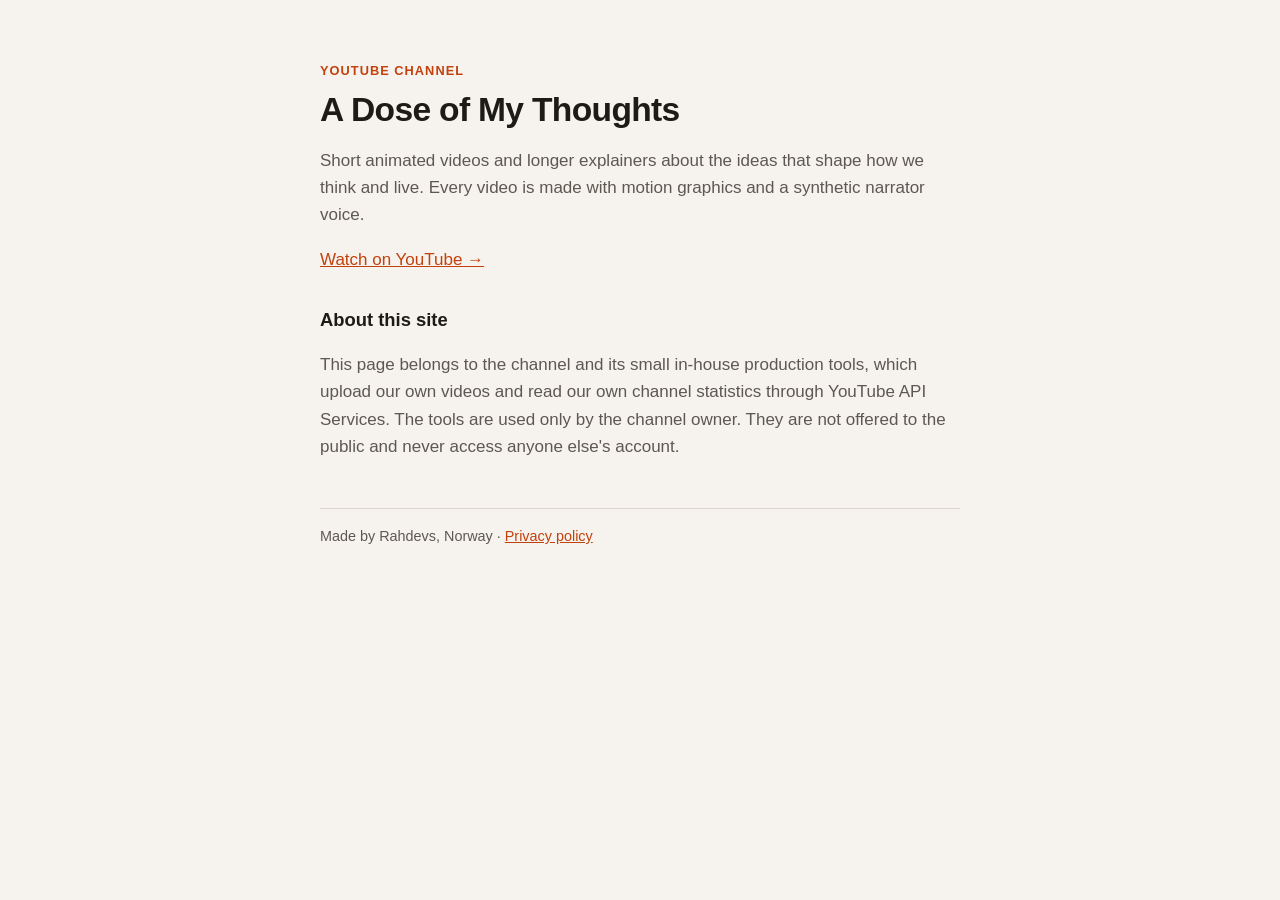
<file: index.html>
<!doctype html>
<html lang="en">
<head>
<meta charset="utf-8">
<meta name="viewport" content="width=device-width, initial-scale=1">
<title>A Dose of My Thoughts</title>
<meta name="description" content="A Dose of My Thoughts is a YouTube channel with short animated explainers.">
<link rel="stylesheet" href="style.css">
</head>
<body>
<main>
  <span class="tag">YouTube channel</span>
  <h1>A Dose of My Thoughts</h1>
  <p>Short animated videos and longer explainers about the ideas that shape how we think and live. Every video is made with motion graphics and a synthetic narrator voice.</p>
  <p><a href="https://www.youtube.com/@Doseofmythoughts">Watch on YouTube →</a></p>

  <h2>About this site</h2>
  <p>This page belongs to the channel and its small in-house production tools, which upload our own videos and read our own channel statistics through YouTube API Services. The tools are used only by the channel owner. They are not offered to the public and never access anyone else's account.</p>

  <footer>
    Made by Rahdevs, Norway · <a href="privacy.html">Privacy policy</a>
  </footer>
</main>
</body>
</html>
</file>
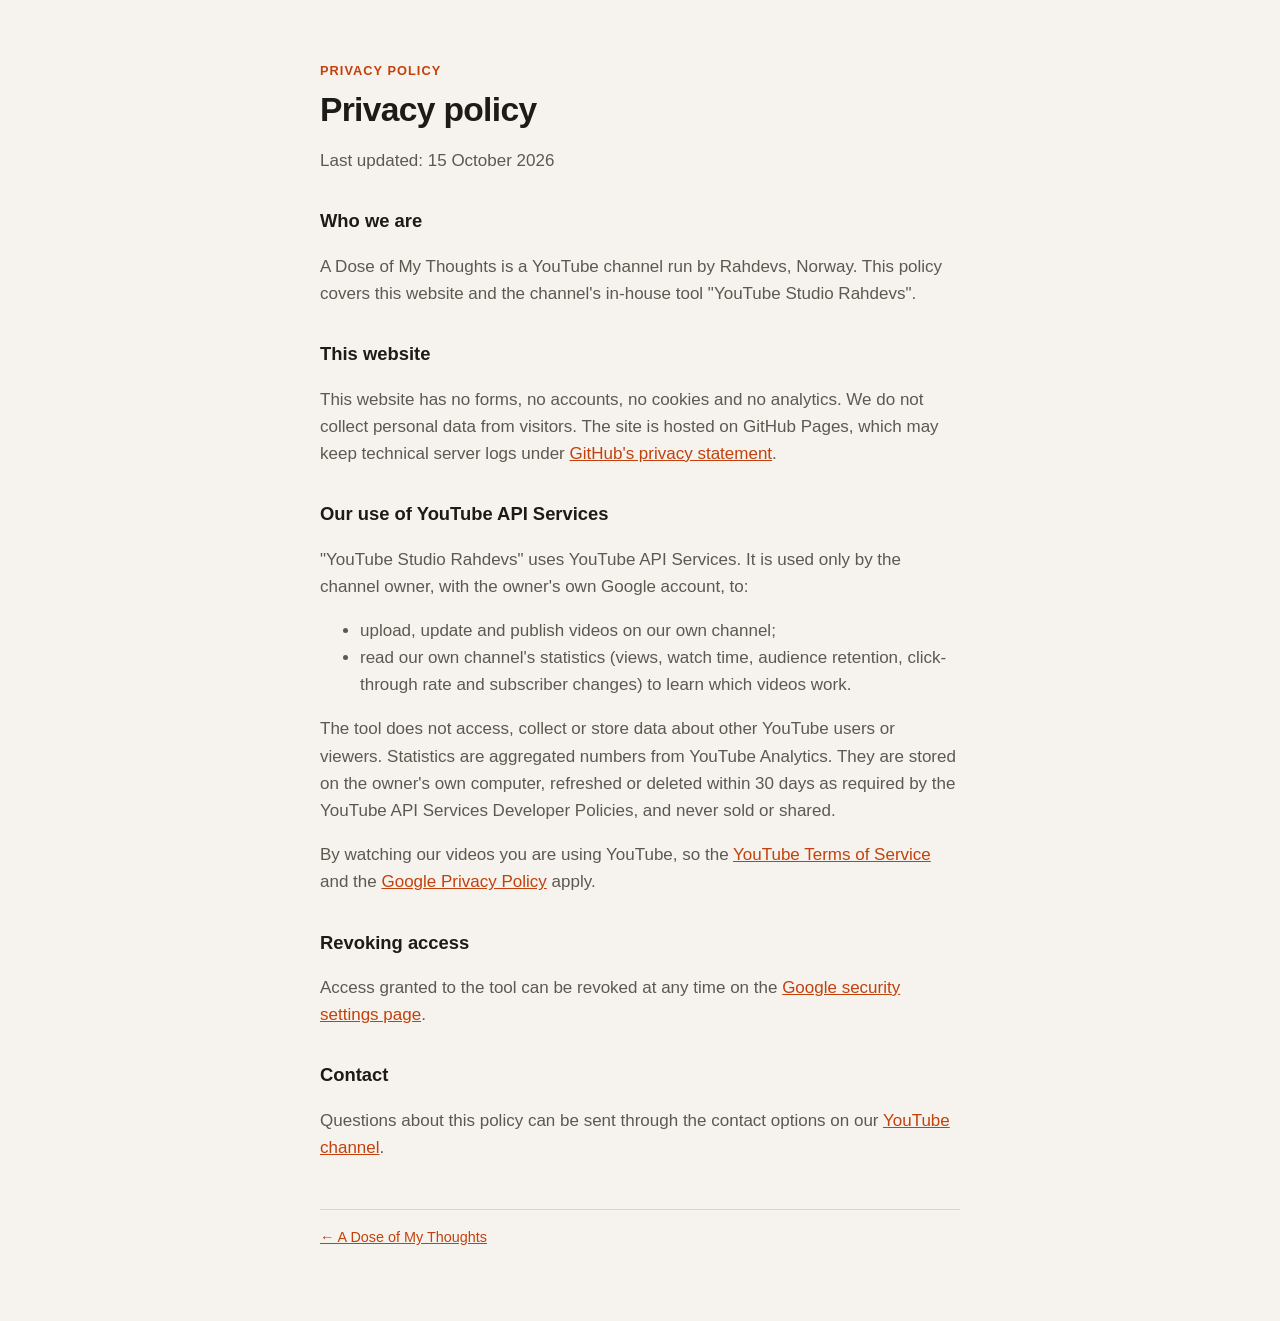
<file: privacy.html>
<!doctype html>
<html lang="en">
<head>
<meta charset="utf-8">
<meta name="viewport" content="width=device-width, initial-scale=1">
<title>Privacy Policy · A Dose of My Thoughts</title>
<link rel="stylesheet" href="style.css">
</head>
<body>
<main>
  <span class="tag">Privacy policy</span>
  <h1>Privacy policy</h1>
  <p>Last updated: 15 October 2026</p>

  <h2>Who we are</h2>
  <p>A Dose of My Thoughts is a YouTube channel run by Rahdevs, Norway. This policy covers this website and the channel's in-house tool "YouTube Studio Rahdevs".</p>

  <h2>This website</h2>
  <p>This website has no forms, no accounts, no cookies and no analytics. We do not collect personal data from visitors. The site is hosted on GitHub Pages, which may keep technical server logs under <a href="https://docs.github.com/en/site-policy/privacy-policies/github-general-privacy-statement">GitHub's privacy statement</a>.</p>

  <h2>Our use of YouTube API Services</h2>
  <p>"YouTube Studio Rahdevs" uses YouTube API Services. It is used only by the channel owner, with the owner's own Google account, to:</p>
  <ul>
    <li>upload, update and publish videos on our own channel;</li>
    <li>read our own channel's statistics (views, watch time, audience retention, click-through rate and subscriber changes) to learn which videos work.</li>
  </ul>
  <p>The tool does not access, collect or store data about other YouTube users or viewers. Statistics are aggregated numbers from YouTube Analytics. They are stored on the owner's own computer, refreshed or deleted within 30 days as required by the YouTube API Services Developer Policies, and never sold or shared.</p>
  <p>By watching our videos you are using YouTube, so the <a href="https://www.youtube.com/t/terms">YouTube Terms of Service</a> and the <a href="https://policies.google.com/privacy">Google Privacy Policy</a> apply.</p>

  <h2>Revoking access</h2>
  <p>Access granted to the tool can be revoked at any time on the <a href="https://myaccount.google.com/connections">Google security settings page</a>.</p>

  <h2>Contact</h2>
  <p>Questions about this policy can be sent through the contact options on our <a href="https://www.youtube.com/@Doseofmythoughts/about">YouTube channel</a>.</p>

  <footer><a href="index.html">← A Dose of My Thoughts</a></footer>
</main>
</body>
</html>
</file>
<file: style.css>
:root { --bg: #f6f3ee; --ink: #1d1b18; --muted: #5d5850; --accent: #c2410c; --line: #ddd6cb; }
@media (prefers-color-scheme: dark) { :root { --bg: #171512; --ink: #f1ece4; --muted: #a8a196; --accent: #f97316; --line: #39342d; } }
* { box-sizing: border-box; }
body { margin: 0; background: var(--bg); color: var(--ink); font: 17px/1.6 -apple-system, BlinkMacSystemFont, "Segoe UI", Helvetica, Arial, sans-serif; }
main { max-width: 680px; margin: 0 auto; padding: 56px 20px 72px; }
h1 { font-size: 2.1rem; line-height: 1.15; margin: 0 0 12px; letter-spacing: -0.02em; }
h2 { font-size: 1.15rem; margin: 32px 0 6px; }
p, li { color: var(--muted); }
a { color: var(--accent); }
.tag { display: inline-block; font-size: .8rem; font-weight: 600; text-transform: uppercase; letter-spacing: .08em; color: var(--accent); margin-bottom: 10px; }
footer { margin-top: 48px; padding-top: 16px; border-top: 1px solid var(--line); font-size: .9rem; color: var(--muted); }
</file>
